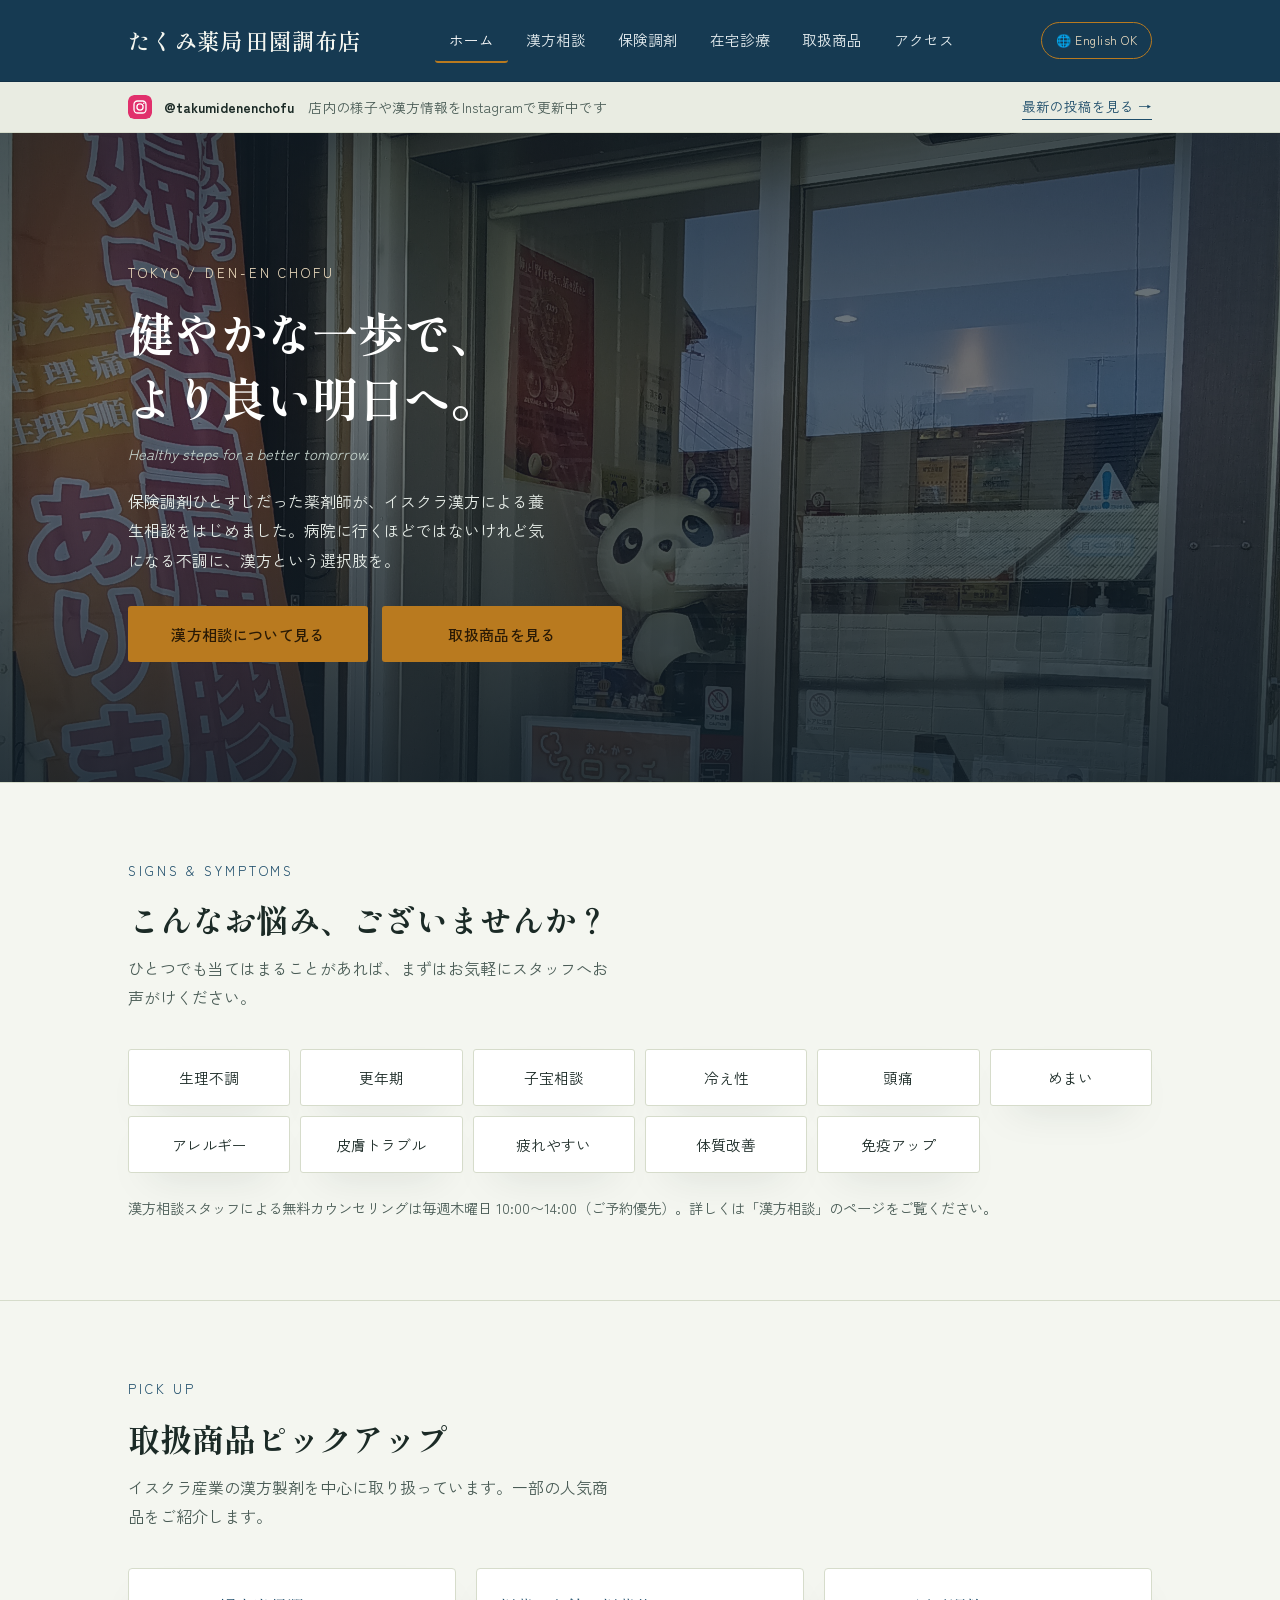
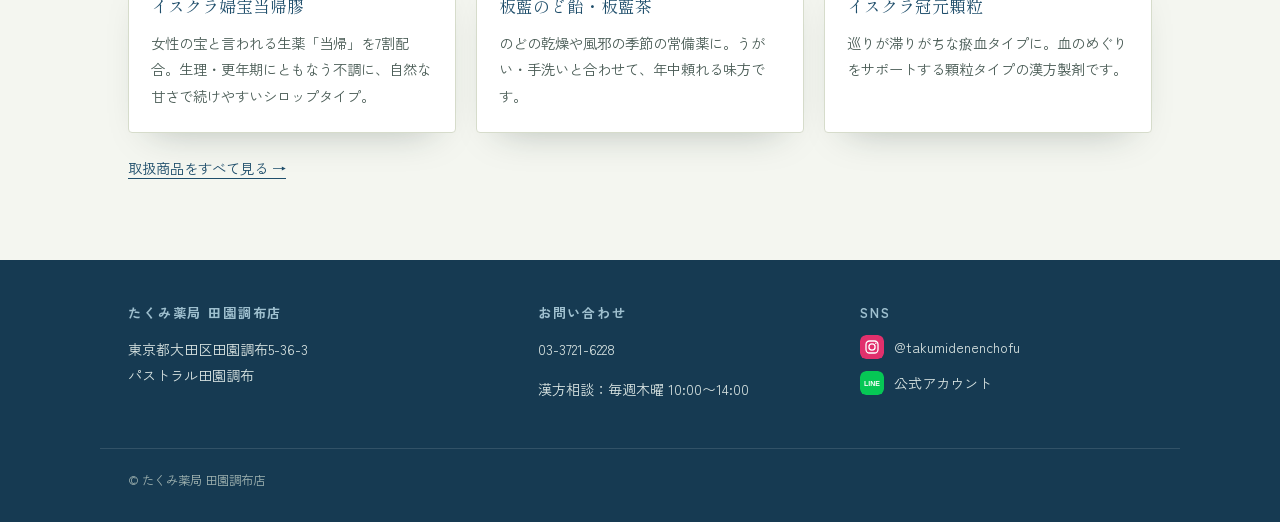
<file: index.html>
<!doctype html><html><head><meta charset=utf8><meta name=viewport content="width=device-width,initial-scale=1,viewport-fit=cover"><style>:root{color-scheme:light;box-sizing:border-box;padding-top:env(safe-area-inset-top,0px);padding-bottom:env(safe-area-inset-bottom,0px)}html{scroll-padding-top:env(safe-area-inset-top,0px)}body{margin:0;padding:0;font:14px -apple-system,BlinkMacSystemFont,sans-serif;background:#faf9f5;color:#141413}img{max-width:100%}[hidden]:not([hidden=until-found i]){display:none!important}</style></head><body>
<title>たくみ薬局 田園調布店</title>
<link rel="stylesheet" href="https://fonts.googleapis.com/css2?family=Shippori+Mincho:wght@400;500;600;800&family=Zen+Kaku+Gothic+New:wght@400;500;700;900&display=swap">
<link rel="stylesheet" href="style.css">

<header class="site-header">
  <div class="header-inner">
    <a class="brand" href="index.html">
      <span class="brand-jp">たくみ薬局</span>
      <span class="brand-sub">田園調布店</span>
    </a>
    <nav class="site-nav">
      <a href="index.html" aria-current="page">ホーム</a>
      <a href="kampo.html">漢方相談</a>
      <a href="hoken-chozai.html">保険調剤</a>
      <a href="zaitaku.html">在宅診療</a>
      <a href="products.html">取扱商品</a>
      <a href="access.html">アクセス</a>
    </nav>
    <span class="lang-badge">🌐 English OK</span>
  </div>
</header>

<div class="insta-banner">
  <div class="wrap">
    <svg viewBox="0 0 48 48" xmlns="http://www.w3.org/2000/svg" role="img" aria-label="Instagram"><rect width="48" height="48" rx="12" fill="#E1306C"/><rect x="12" y="12" width="24" height="24" rx="7" fill="none" stroke="#fff" stroke-width="2.6"/><circle cx="24" cy="24" r="6.2" fill="none" stroke="#fff" stroke-width="2.6"/><circle cx="31.6" cy="16.4" r="1.6" fill="#fff"/></svg>
    <span class="label"><strong>@takumidenenchofu</strong>　店内の様子や漢方情報をInstagramで更新中です</span>
    <a class="cta" href="https://www.instagram.com/takumidenenchofu" target="_blank" rel="noopener">最新の投稿を見る →</a>
  </div>
</div>

<section class="hero">
  <div class="hero-media">
    <img src="images/hero-main.jpg" alt="たくみ薬局 田園調布店の店内">
  </div>
  <div class="hero-copy">
    <p class="eyebrow">Tokyo / Den-en chofu</p>
    <h1>健やかな一歩で、<br>より良い明日へ。</h1>
    <p class="lead-en">Healthy steps for a better tomorrow.</p>
    <p class="lead">保険調剤ひとすじだった薬剤師が、イスクラ漢方による養生相談をはじめました。病院に行くほどではないけれど気になる不調に、漢方という選択肢を。</p>
    <div class="hero-actions">
      <a class="btn btn-primary" href="kampo.html">漢方相談について見る</a>
      <a class="btn btn-primary" href="products.html">取扱商品を見る</a>
    </div>
  </div>
</section>

<section>
  <div class="wrap">
    <div class="section-head">
      <p class="eyebrow">SIGNS &amp; SYMPTOMS</p>
      <h2>こんなお悩み、ございませんか？</h2>
      <p>ひとつでも当てはまることがあれば、まずはお気軽にスタッフへお声がけください。</p>
    </div>
    <ul class="tag-grid">
      <li>生理不調</li>
      <li>更年期</li>
      <li>子宝相談</li>
      <li>冷え性</li>
      <li>頭痛</li>
      <li>めまい</li>
      <li>アレルギー</li>
      <li>皮膚トラブル</li>
      <li>疲れやすい</li>
      <li>体質改善</li>
      <li>免疫アップ</li>
    </ul>
    <p class="note">漢方相談スタッフによる無料カウンセリングは毎週木曜日 10:00〜14:00（ご予約優先）。詳しくは「漢方相談」のページをご覧ください。</p>
  </div>
</section>

<section>
  <div class="wrap">
    <div class="section-head">
      <p class="eyebrow">PICK UP</p>
      <h2>取扱商品ピックアップ</h2>
      <p>イスクラ産業の漢方製剤を中心に取り扱っています。一部の人気商品をご紹介します。</p>
    </div>
    <div class="featured-strip">
      <div class="featured-card">
        <p class="name">イスクラ婦宝当帰膠</p>
        <p>女性の宝と言われる生薬「当帰」を7割配合。生理・更年期にともなう不調に、自然な甘さで続けやすいシロップタイプ。</p>
      </div>
      <div class="featured-card">
        <p class="name">板藍のど飴・板藍茶</p>
        <p>のどの乾燥や風邪の季節の常備薬に。うがい・手洗いと合わせて、年中頼れる味方です。</p>
      </div>
      <div class="featured-card">
        <p class="name">イスクラ冠元顆粒</p>
        <p>巡りが滞りがちな瘀血タイプに。血のめぐりをサポートする顆粒タイプの漢方製剤です。</p>
      </div>
    </div>
    <p class="note"><a href="products.html" style="color:var(--indigo); border-bottom:1px solid var(--indigo); text-decoration:none;">取扱商品をすべて見る →</a></p>
  </div>
</section>

<footer class="site-footer">
  <div class="wrap footer-inner">
    <div>
      <h4>たくみ薬局 田園調布店</h4>
      <p>東京都大田区田園調布5-36-3<br>パストラル田園調布</p>
    </div>
    <div>
      <h4>お問い合わせ</h4>
      <p><a href="tel:0337216228">03-3721-6228</a></p>
      <p>漢方相談：毎週木曜 10:00〜14:00</p>
    </div>
    <div>
      <h4>SNS</h4>
      <div class="footer-sns-links">
        <a href="https://www.instagram.com/takumidenenchofu" target="_blank" rel="noopener">
          <svg viewBox="0 0 48 48" xmlns="http://www.w3.org/2000/svg" role="img" aria-label="Instagram"><rect width="48" height="48" rx="12" fill="#E1306C"/><rect x="12" y="12" width="24" height="24" rx="7" fill="none" stroke="#fff" stroke-width="2.6"/><circle cx="24" cy="24" r="6.2" fill="none" stroke="#fff" stroke-width="2.6"/><circle cx="31.6" cy="16.4" r="1.6" fill="#fff"/></svg>
          <span>@takumidenenchofu</span>
        </a>
        <a href="https://lin.ee/nmtRmc0" target="_blank" rel="noopener">
          <svg viewBox="0 0 48 48" xmlns="http://www.w3.org/2000/svg" role="img" aria-label="LINE"><rect width="48" height="48" rx="12" fill="#06C755"/><text x="24" y="30" text-anchor="middle" font-family="Arial, Helvetica, sans-serif" font-weight="700" font-size="14" fill="#ffffff">LINE</text></svg>
          <span>公式アカウント</span>
        </a>
      </div>
    </div>
  </div>
  <div class="footer-bottom wrap">
    &copy; たくみ薬局 田園調布店
  </div>
</footer>

</body></html>
</file>
<file: style.css>
/* ==========================================================================
   たくみ薬局 田園調布店 — shared stylesheet
   ========================================================================== */

:root {
  --ink: #1b2a26;
  --ink-soft: #4a5c56;
  --paper: #f4f6f0;
  --paper-raised: #ffffff;
  --paper-sunken: #e9ece2;
  --indigo: #1f4e6b;
  --indigo-deep: #163a52;
  --indigo-soft: #dce8ee;
  --amber: #b97a1f;
  --amber-deep: #935f16;
  --amber-soft: #f3e2c4;
  --line: #d6dccb;
  --shadow: 0 18px 40px -24px rgba(22, 42, 38, 0.35);
}

@media (prefers-color-scheme: dark) {
  :root:not([data-theme="light"]) {
    --ink: #eef1ea;
    --ink-soft: #b7c2ba;
    --paper: #101713;
    --paper-raised: #182420;
    --paper-sunken: #0c1210;
    --indigo: #82b0cc;
    --indigo-deep: #0e2431;
    --indigo-soft: #1c313c;
    --amber: #e3a83f;
    --amber-deep: #c98a2c;
    --amber-soft: #3a2f18;
    --line: #2a352f;
    --shadow: 0 18px 40px -20px rgba(0, 0, 0, 0.55);
  }
}

:root[data-theme="dark"] {
  --ink: #eef1ea;
  --ink-soft: #b7c2ba;
  --paper: #101713;
  --paper-raised: #182420;
  --paper-sunken: #0c1210;
  --indigo: #82b0cc;
  --indigo-deep: #0e2431;
  --indigo-soft: #1c313c;
  --amber: #e3a83f;
  --amber-deep: #c98a2c;
  --amber-soft: #3a2f18;
  --line: #2a352f;
  --shadow: 0 18px 40px -20px rgba(0, 0, 0, 0.55);
}

* {
  box-sizing: border-box;
}

html {
  scroll-behavior: smooth;
}

body {
  margin: 0;
  background: var(--paper);
  color: var(--ink);
  font-family: "Zen Kaku Gothic New", "Noto Sans JP", "Hiragino Sans", sans-serif;
  font-size: 16px;
  line-height: 1.85;
  -webkit-font-smoothing: antialiased;
}

h1, h2, h3, h4 {
  font-family: "Shippori Mincho", "Noto Serif JP", serif;
  color: var(--ink);
  line-height: 1.4;
  text-wrap: balance;
  margin: 0;
}

a {
  color: inherit;
}

img {
  display: block;
  max-width: 100%;
}

.wrap {
  max-width: 1080px;
  margin: 0 auto;
  padding: 0 28px;
}

.prose {
  max-width: 640px;
}

/* ---------- header ---------- */

.site-header {
  background: var(--indigo-deep);
  border-bottom: 1px solid rgba(0, 0, 0, 0.15);
}

.header-inner {
  max-width: 1080px;
  margin: 0 auto;
  padding: 18px 28px;
  display: flex;
  align-items: center;
  justify-content: space-between;
  gap: 24px;
  flex-wrap: wrap;
}

.brand {
  display: flex;
  align-items: baseline;
  gap: 4px;
  text-decoration: none;
  color: #f4f6f0;
}

.brand-jp,
.brand-sub {
  font-family: "Shippori Mincho", serif;
  font-size: 1.4rem;
  font-weight: 600;
  letter-spacing: 0.04em;
  color: #f4f6f0;
}

.site-nav {
  display: flex;
  gap: 4px;
  flex-wrap: wrap;
}

.site-nav a {
  display: inline-block;
  padding: 8px 14px;
  border-radius: 3px;
  text-decoration: none;
  font-size: 0.92rem;
  color: #e4ecef;
  border-bottom: 2px solid transparent;
  transition: border-color 0.15s ease, background 0.15s ease;
}

.site-nav a:hover {
  background: rgba(255, 255, 255, 0.06);
}

.site-nav a[aria-current="page"] {
  border-bottom-color: var(--amber);
  color: #fff;
}

/* ---------- language badge ---------- */

.lang-badge {
  display: inline-flex;
  align-items: center;
  gap: 6px;
  padding: 6px 14px;
  border: 1px solid var(--amber);
  border-radius: 20px;
  font-size: 0.76rem;
  letter-spacing: 0.04em;
  color: var(--amber-soft);
  white-space: nowrap;
}

.hero-copy .lang-badge {
  margin-bottom: 18px;
}

.hero-copy .lead-en {
  margin-top: 10px;
  font-style: italic;
  font-size: 0.92rem;
  color: #c7d6cf;
  max-width: 42ch;
}

/* ---------- regulatory notice blocks ---------- */

.notice-group {
  display: grid;
  gap: 14px;
}

.notice-group + .notice-group {
  margin-top: 30px;
}

.notice-group h3 {
  font-size: 1rem;
  color: var(--indigo);
}

.tbd {
  background: var(--amber-soft);
  color: var(--amber-deep);
  padding: 1px 8px;
  border-radius: 3px;
  font-size: 0.88em;
  font-weight: 700;
  white-space: nowrap;
}

/* ---------- buttons ---------- */

.btn {
  display: inline-flex;
  align-items: center;
  gap: 8px;
  padding: 13px 26px;
  border-radius: 3px;
  font-size: 0.95rem;
  text-decoration: none;
  border: 1px solid transparent;
  font-weight: 500;
  letter-spacing: 0.02em;
  transition: transform 0.15s ease, box-shadow 0.15s ease, background 0.15s ease;
}

.btn-primary {
  background: var(--amber);
  color: #2a1a05;
}

.btn-primary:hover {
  background: var(--amber-deep);
}

.btn-ghost {
  background: transparent;
  border-color: var(--line);
  color: var(--ink);
}

.btn-ghost:hover {
  border-color: var(--indigo);
  color: var(--indigo);
}

.hero-actions {
  display: flex;
  gap: 14px;
  flex-wrap: wrap;
  margin-top: 30px;
}

.hero-actions .btn {
  width: 240px;
  justify-content: center;
}

/* ---------- hero (index) ---------- */

.hero {
  position: relative;
  min-height: 480px;
  display: flex;
  align-items: flex-end;
  color: #f4f6f0;
  overflow: hidden;
}

.hero-media {
  position: absolute;
  inset: 0;
}

.hero-media img {
  width: 100%;
  height: 100%;
  object-fit: cover;
  object-position: center 30%;
}

.hero-media::after {
  content: "";
  position: absolute;
  inset: 0;
  background: linear-gradient(
    180deg,
    rgba(15, 30, 40, 0.72) 0%,
    rgba(15, 30, 40, 0.58) 40%,
    rgba(15, 30, 40, 0.88) 100%
  );
}

.hero-copy {
  position: relative;
  padding: 64px 28px 56px;
  max-width: 1080px;
  margin: 0 auto;
  width: 100%;
}

.eyebrow {
  font-size: 0.82rem;
  letter-spacing: 0.22em;
  color: var(--amber-soft);
  margin: 0 0 14px;
  text-transform: uppercase;
}

.hero-copy h1 {
  font-size: clamp(1.9rem, 4.2vw, 2.9rem);
  color: #fff;
  max-width: 14ch;
}

.hero-copy .lead {
  margin-top: 20px;
  max-width: 52ch;
  color: #e7ede8;
  font-size: 1rem;
}

/* ---------- generic section rhythm ---------- */

section {
  padding: 64px 0;
}

section + section {
  border-top: 1px solid var(--line);
}

.section-head {
  margin-bottom: 36px;
}

.section-head .eyebrow {
  color: var(--indigo);
}

.section-head h2 {
  font-size: clamp(1.5rem, 3vw, 2rem);
}

.section-head p {
  color: var(--ink-soft);
  margin-top: 12px;
  max-width: 60ch;
}

/* ---------- concern tags ---------- */

.tag-grid {
  list-style: none;
  display: grid;
  grid-template-columns: repeat(auto-fill, minmax(140px, 1fr));
  gap: 10px;
  margin: 0;
  padding: 0;
}

.tag-grid li {
  background: var(--paper-raised);
  border: 1px solid var(--line);
  border-radius: 3px;
  padding: 14px 16px;
  font-size: 0.92rem;
  text-align: center;
  box-shadow: var(--shadow);
}

.note {
  margin-top: 22px;
  color: var(--ink-soft);
  font-size: 0.9rem;
}

.note a {
  color: var(--indigo);
  text-decoration: underline;
}

/* ---------- concern groups (kampo page) ---------- */

.concern-groups {
  display: grid;
  grid-template-columns: repeat(auto-fit, minmax(230px, 1fr));
  gap: 20px;
}

.concern-group {
  background: var(--paper-raised);
  border: 1px solid var(--line);
  border-radius: 4px;
  padding: 22px 24px;
  box-shadow: var(--shadow);
}

.concern-group h3 {
  font-size: 1.02rem;
  color: var(--indigo);
  margin-bottom: 10px;
}

.concern-group ul {
  margin: 0;
  padding-left: 1.1em;
  color: var(--ink-soft);
  font-size: 0.92rem;
}

.concern-group li + li {
  margin-top: 4px;
}

/* ---------- numbered flow ---------- */

.flow {
  list-style: none;
  margin: 0;
  padding: 0;
  display: grid;
  gap: 0;
  counter-reset: flow;
}

.flow li {
  counter-increment: flow;
  display: grid;
  grid-template-columns: 56px 1fr;
  gap: 20px;
  padding: 22px 0;
}

.flow li + li {
  border-top: 1px dashed var(--line);
}

.flow li::before {
  content: counter(flow, decimal-leading-zero);
  font-family: "Shippori Mincho", serif;
  font-size: 1.6rem;
  color: var(--amber);
  line-height: 1.3;
}

.flow h3 {
  font-size: 1.05rem;
  margin-bottom: 6px;
}

.flow p {
  margin: 0;
  color: var(--ink-soft);
  font-size: 0.94rem;
}

/* ---------- info box ---------- */

.info-box {
  background: var(--indigo-soft);
  border: 1px solid var(--indigo);
  border-radius: 4px;
  padding: 28px 30px;
  display: grid;
  gap: 12px;
}

.info-box dl {
  margin: 0;
  display: grid;
  grid-template-columns: max-content 1fr;
  gap: 8px 20px;
}

.info-box dt {
  color: var(--indigo);
  font-weight: 700;
  white-space: nowrap;
}

.info-box dd {
  margin: 0;
}

/* ---------- image + copy split ---------- */

.split {
  display: grid;
  grid-template-columns: 1fr 1fr;
  gap: 44px;
  align-items: center;
}

.split img {
  border-radius: 4px;
  box-shadow: var(--shadow);
}

@media (max-width: 760px) {
  .split {
    grid-template-columns: 1fr;
  }
}

/* ---------- drawer cards (products) ---------- */

.drawer-grid {
  display: grid;
  grid-template-columns: repeat(auto-fit, minmax(260px, 1fr));
  gap: 22px;
}

.drawer {
  background: var(--paper-raised);
  border: 1px solid var(--line);
  border-radius: 3px;
  box-shadow: var(--shadow);
  overflow: hidden;
  display: flex;
  flex-direction: column;
}

.drawer-plate {
  background: var(--indigo-deep);
  color: #f4f6f0;
  padding: 14px 20px;
  display: flex;
  align-items: center;
  justify-content: space-between;
  gap: 12px;
}

.drawer-plate .name {
  font-family: "Shippori Mincho", serif;
  font-size: 1.02rem;
  letter-spacing: 0.02em;
}

.drawer-plate .kana {
  font-size: 0.72rem;
  color: #b9d3de;
  letter-spacing: 0.04em;
}

.drawer-handle {
  width: 30px;
  height: 12px;
  border-radius: 6px;
  border: 2px solid #cfe0e8;
  flex-shrink: 0;
}

.drawer-body {
  padding: 18px 20px 22px;
  display: flex;
  flex-direction: column;
  gap: 12px;
  flex: 1;
}

.drawer-body p {
  margin: 0;
  color: var(--ink-soft);
  font-size: 0.92rem;
}

.drawer-price {
  margin-top: auto;
  padding-top: 12px;
  border-top: 1px dashed var(--line);
  font-size: 0.85rem;
  color: var(--amber-deep);
  font-variant-numeric: tabular-nums;
}

/* ---------- featured strip (index) ---------- */

.featured-strip {
  display: grid;
  grid-template-columns: repeat(auto-fit, minmax(220px, 1fr));
  gap: 20px;
}

.featured-card {
  background: var(--paper-raised);
  border: 1px solid var(--line);
  border-radius: 4px;
  padding: 22px;
  box-shadow: var(--shadow);
}

.featured-card .name {
  font-family: "Shippori Mincho", serif;
  color: var(--indigo);
  font-size: 1.05rem;
  margin-bottom: 8px;
}

.featured-card p {
  margin: 0;
  color: var(--ink-soft);
  font-size: 0.9rem;
}

/* ---------- brand badge ---------- */

.brand-badge {
  display: inline-flex;
  align-items: center;
  gap: 12px;
  background: var(--paper-sunken);
  border: 1px solid var(--line);
  border-radius: 30px;
  padding: 8px 18px 8px 8px;
}

.brand-badge img {
  width: 40px;
  height: 40px;
  object-fit: contain;
}

.brand-badge span {
  font-size: 0.88rem;
  color: var(--ink-soft);
}

/* ---------- access page ---------- */

.contact-grid {
  display: grid;
  grid-template-columns: 1fr 1fr;
  gap: 40px;
  align-items: start;
}

@media (max-width: 760px) {
  .contact-grid {
    grid-template-columns: 1fr;
  }
}

.sns-list {
  list-style: none;
  margin: 18px 0 0;
  padding: 0;
  display: grid;
  gap: 10px;
}

.sns-list a:not(.sns-button) {
  display: inline-block;
  text-decoration: none;
  color: var(--indigo);
  border-bottom: 1px solid var(--indigo);
  font-size: 0.94rem;
}

/* ---------- SNS icon links ---------- */

.sns-buttons {
  display: flex;
  flex-wrap: wrap;
  gap: 12px;
  margin-top: 6px;
}

.sns-button {
  display: inline-flex;
  align-items: center;
  gap: 10px;
  padding: 8px 18px 8px 8px;
  border: 1px solid var(--line);
  border-radius: 30px;
  text-decoration: none;
  color: var(--ink);
  font-size: 0.9rem;
  background: var(--paper-raised);
  box-shadow: var(--shadow);
  transition: border-color 0.15s ease;
}

.sns-button:hover {
  border-color: var(--indigo);
}

.sns-button svg {
  width: 28px;
  height: 28px;
  border-radius: 7px;
  flex-shrink: 0;
}

.footer-sns-links {
  display: flex;
  flex-direction: column;
  gap: 10px;
}

.footer-sns-links a {
  display: inline-flex;
  align-items: center;
  gap: 10px;
  text-decoration: none;
  color: #e4ecef;
  font-size: 0.88rem;
}

.footer-sns-links a:hover {
  text-decoration: underline;
}

.footer-sns-links svg {
  width: 24px;
  height: 24px;
  border-radius: 6px;
  flex-shrink: 0;
}

/* ---------- instagram update banner ---------- */

.insta-banner {
  background: var(--paper-sunken);
  border-bottom: 1px solid var(--line);
}

.insta-banner .wrap {
  display: flex;
  align-items: center;
  gap: 12px;
  padding: 12px 28px;
  flex-wrap: wrap;
}

.insta-banner svg {
  width: 24px;
  height: 24px;
  border-radius: 6px;
  flex-shrink: 0;
}

.insta-banner .label {
  font-size: 0.86rem;
  color: var(--ink-soft);
}

.insta-banner .label strong {
  color: var(--ink);
}

.insta-banner .cta {
  margin-left: auto;
  font-size: 0.85rem;
  color: var(--indigo);
  text-decoration: none;
  border-bottom: 1px solid var(--indigo);
  white-space: nowrap;
}

.map-caption {
  margin-top: 10px;
  font-size: 0.85rem;
  color: var(--ink-soft);
}

/* ---------- footer ---------- */

.site-footer {
  background: var(--indigo-deep);
  color: #e4ecef;
  padding: 44px 0 30px;
}

.footer-inner {
  display: grid;
  grid-template-columns: 1.3fr 1fr 1fr;
  gap: 30px;
}

@media (max-width: 760px) {
  .footer-inner {
    grid-template-columns: 1fr;
  }
}

.footer-inner h4 {
  font-size: 0.82rem;
  letter-spacing: 0.14em;
  color: #9fc0cf;
  margin-bottom: 12px;
  font-family: "Zen Kaku Gothic New", sans-serif;
}

.footer-inner p, .footer-inner a {
  font-size: 0.88rem;
  color: #d9e4e2;
  text-decoration: none;
}

.footer-inner a:hover {
  text-decoration: underline;
}

.footer-bottom {
  max-width: 1080px;
  margin: 32px auto 0;
  padding: 20px 28px 0;
  border-top: 1px solid rgba(255, 255, 255, 0.12);
  font-size: 0.78rem;
  color: #9fb2b0;
}

/* ---------- page banner (non-home pages) ---------- */

.page-banner {
  background: var(--indigo-deep);
  color: #f4f6f0;
  padding: 56px 0 44px;
}

.page-banner .eyebrow {
  color: var(--amber-soft);
}

.page-banner h1 {
  color: #fff;
  font-size: clamp(1.7rem, 3.6vw, 2.4rem);
  margin-top: 12px;
}

.page-banner p {
  margin-top: 16px;
  max-width: 60ch;
  color: #dde7e2;
}
</file>
